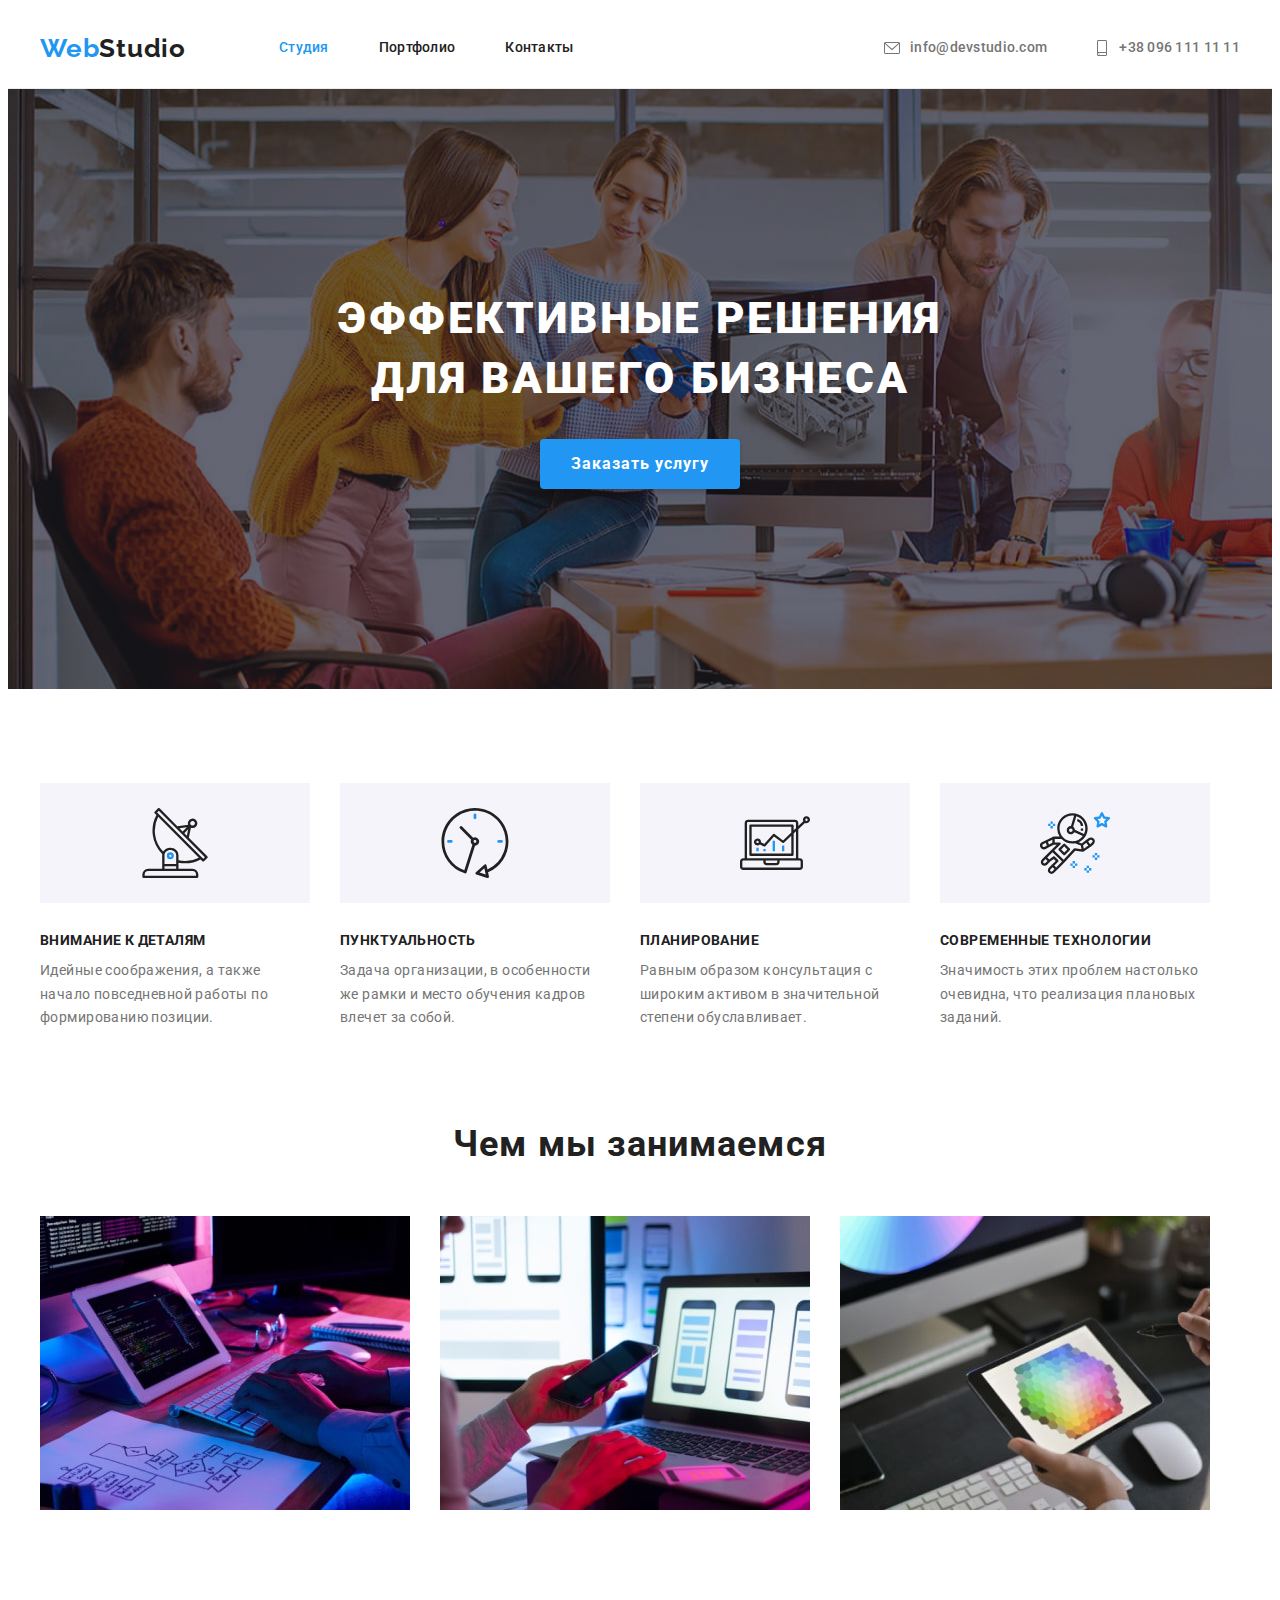
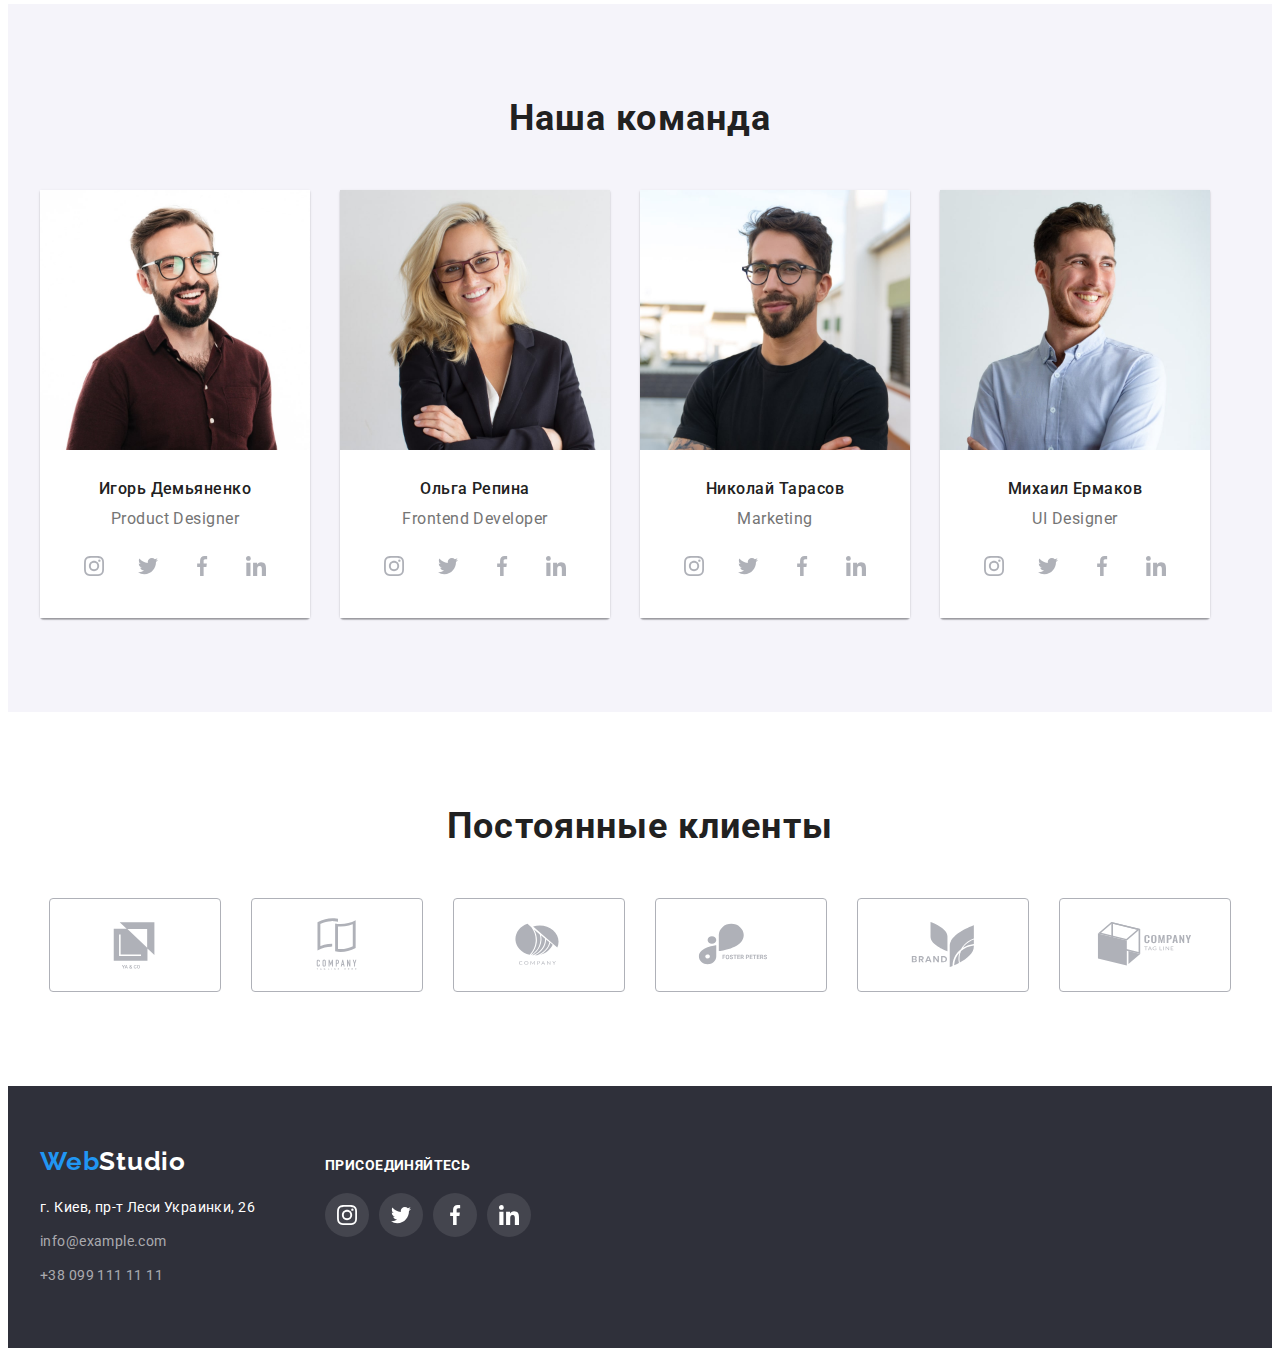
<file: index.html>
<!DOCTYPE html>
<html lang="ru">
  <head>
    <meta charset="UTF-8" />
    <meta http-equiv="X-UA-Compatible" content="IE=edge" />
    <meta name="viewport" content="width=device-width, initial-scale=1.0" />
    <link rel="preconnect" href="https://fonts.googleapis.com" />
    <link rel="preconnect" href="https://fonts.gstatic.com" crossorigin />
    <link
      href="https://fonts.googleapis.com/css2?family=Raleway:wght@700&family=Roboto:wght@400;500;700;900&display=swap"
      rel="stylesheet"
    />
    <link
      rel="stylesheet"
      href="https://cdnjs.cloudflare.com/ajax/libs/modern-normalize/1.1.0/modern-normalize.min.css"
      integrity="sha512-wpPYUAdjBVSE4KJnH1VR1HeZfpl1ub8YT/NKx4PuQ5NmX2tKuGu6U/JRp5y+Y8XG2tV+wKQpNHVUX03MfMFn9Q=="
      crossorigin="anonymous"
      referrerpolicy="no-referrer"
    />
    <link rel="stylesheet" href="./css/style.css" />
    <title class="head-title">WebStudio</title>
  </head>
  <body>
    <header class="header">
      <div class="container container-header">
        <a href="./index.html" class="header-logo"
          >Web<span class="header-logo-help">Studio</span>
        </a>
        <nav class="nav">
          <ul class="nav-list">
            <li class="nav-item">
              <a href="./index.html" class="nav-link"
                ><span class="studio">Студия</span></a
              >
            </li>
            <li class="nav-item">
              <a href="./portfolio.html" class="nav-link">Портфолио</a>
            </li>
            <li class="nav-item">
              <a href="#contact" class="nav-link">Контакты</a>
            </li>
          </ul>
        </nav>
        <ul class="header-contacts container-header">
          <li class="header-mail">
            <a href="mailto:info@devstudio.com" class="header-mailto">
              <svg class="mail-icon">
                <use
                  href="./img/icon.svg#icon-envelope"
                  width="16"
                  height="12"
                ></use></svg
              >info@devstudio.com</a
            >
          </li>
          <li class="header-tellephone">
            <a href="tel:+380961111111" class="header-tel">
              <svg class="tellephone-icon">
                <use
                  href="./img/icon.svg#icon-smartphone"
                  width="10"
                  height="16"
                ></use></svg
              >+38 096 111 11 11</a
            >
          </li>
        </ul>
      </div>
    </header>
    <main class="main">
      <section class="header-hero section">
        <div class="container container-hero">
          <h1 class="caption">Эффективные решения для вашего бизнеса</h1>
          <button type="button" class="btn">Заказать услугу</button>
        </div>
      </section>
      <section class="main-text section">
        <div class="container">
          <ul class="list">
            <li class="soft-skills">
              <div class="soft-icon">
                <svg width="70px" height="70px">
                  <use href="./img/icon.svg#icon-antenna"></use>
                </svg>
              </div>
              <h3 class="soft-caption">Внимание к деталям</h3>
              <p class="soft-text">
                Идейные соображения, а также начало повседневной работы по
                формированию позиции.
              </p>
            </li>
            <li class="soft-skills">
              <div class="soft-icon">
                <svg width="70px" height="70px">
                  <use href="./img/icon.svg#icon-clock"></use>
                </svg>
              </div>
              <h3 class="soft-caption">Пунктуальность</h3>
              <p class="soft-text">
                Задача организации, в особенности же рамки и место обучения
                кадров влечет за собой.
              </p>
            </li>
            <li class="soft-skills">
              <div class="soft-icon">
                <svg width="70px" height="70px">
                  <use href="./img/icon.svg#icon-diagram"></use>
                </svg>
              </div>
              <h3 class="soft-caption">Планирование</h3>
              <p class="soft-text">
                Равным образом консультация с широким активом в значительной
                степени обуславливает.
              </p>
            </li>
            <li class="soft-skills">
              <div class="soft-icon">
                <svg width="70px" height="70px">
                  <use href="./img/icon.svg#icon-astronaut"></use>
                </svg>
              </div>
              <h3 class="soft-caption">Современные технологии</h3>
              <p class="soft-text">
                Значимость этих проблем настолько очевидна, что реализация
                плановых заданий.
              </p>
            </li>
          </ul>
        </div>
      </section>
      <section class="occupation section">
        <div class="container">
          <h2 class="occupation-caption">Чем мы занимаемся</h2>
          <ul class="occupation-list">
            <li class="occupation-item">
              <img
                src="./img/what-we-do/what-we-do1.jpg"
                width="370"
                height="294"
                alt="Чем мы занимаемся"
              />
            </li>
            <li class="occupation-item">
              <img
                src="./img/what-we-do/what-we-do2.jpg"
                width="370"
                height="294"
                alt="Чем мы занимаемся"
              />
            </li>
            <li class="occupation-item">
              <img
                src="./img/what-we-do/what-we-do3.jpg"
                width="370"
                height="294"
                alt="Чем мы занимаемся"
              />
            </li>
          </ul>
        </div>
      </section>
      <section class="team section">
        <div class="container">
          <h2 class="team-caption">Наша команда</h2>
          <ul class="team-list">
            <li class="team-iteam">
              <img
                src="./img/team/ourteam1.jpg"
                width="270"
                height="260"
                alt="Наш работник"
              />
              <div class="team-name-text">
                <h3 class="team-name">Игорь Демьяненко</h3>
                <p class="team-text">Product Designer</p>
                <ul class="team-soc list">
                  <li class="team-soc-iteam">
                    <a href="" class="team-soc-link link">
                      <svg class="team-soc-icon">
                        <use
                          href="./img/icon.svg#icon-instagram"
                          width="20"
                          height="20"
                        ></use>
                      </svg>
                    </a>
                  </li>
                  <li class="team-soc-iteam">
                    <a href="" class="team-soc-link">
                      <svg class="team-soc-icon">
                        <use
                          href="./img/icon.svg#icon-twitter"
                          width="20"
                          height="20"
                        ></use>
                      </svg>
                    </a>
                  </li>
                  <li class="team-soc-iteam">
                    <a href="" class="team-soc-link">
                      <svg class="team-soc-icon">
                        <use
                          href="./img/icon.svg#icon-facebook"
                          width="20"
                          height="20"
                        ></use>
                      </svg>
                    </a>
                  </li>
                  <li class="team-soc-iteam">
                    <a href="" class="team-soc-link">
                      <svg class="team-soc-icon">
                        <use
                          href="./img/icon.svg#icon-linkedin"
                          width="20"
                          height="20"
                        ></use>
                      </svg>
                    </a>
                  </li>
                </ul>
              </div>
            </li>
            <li class="team-iteam">
              <img
                src="./img/team/ourteam2.jpg"
                width="270"
                height="260"
                alt="Наш работник"
              />
              <div class="team-name-text">
                <h3 class="team-name">Ольга Репина</h3>
                <p class="team-text">Frontend Developer</p>
                <ul class="team-soc">
                  <li class="team-soc-iteam">
                    <a href="" class="team-soc-link link">
                      <svg class="team-soc-icon">
                        <use
                          href="./img/icon.svg#icon-instagram"
                          width="20"
                          height="20"
                        ></use>
                      </svg>
                    </a>
                  </li>
                  <li class="team-soc-iteam">
                    <a href="" class="team-soc-link">
                      <svg class="team-soc-icon">
                        <use
                          href="./img/icon.svg#icon-twitter"
                          width="20"
                          height="20"
                        ></use>
                      </svg>
                    </a>
                  </li>
                  <li class="team-soc-iteam">
                    <a href="" class="team-soc-link">
                      <svg class="team-soc-icon">
                        <use
                          href="./img/icon.svg#icon-facebook"
                          width="20"
                          height="20"
                        ></use>
                      </svg>
                    </a>
                  </li>
                  <li class="team-soc-iteam">
                    <a href="" class="team-soc-link">
                      <svg class="team-soc-icon">
                        <use
                          href="./img/icon.svg#icon-linkedin"
                          width="20"
                          height="20"
                        ></use>
                      </svg>
                    </a>
                  </li>
                </ul>
              </div>
            </li>
            <li class="team-iteam">
              <img
                src="./img/team/ourteam3.jpg"
                width="270"
                height="260"
                alt="Наш работник"
              />
              <div class="team-name-text">
                <h3 class="team-name">Николай Тарасов</h3>
                <p class="team-text">Marketing</p>
                <ul class="team-soc">
                  <li class="team-soc-iteam">
                    <a href="" class="team-soc-link">
                      <svg class="team-soc-icon">
                        <use
                          href="./img/icon.svg#icon-instagram"
                          width="20"
                          height="20"
                        ></use>
                      </svg>
                    </a>
                  </li>
                  <li class="team-soc-iteam">
                    <a href="" class="team-soc-link">
                      <svg class="team-soc-icon">
                        <use
                          href="./img/icon.svg#icon-twitter"
                          width="20"
                          height="20"
                        ></use>
                      </svg>
                    </a>
                  </li>
                  <li class="team-soc-iteam">
                    <a href="" class="team-soc-link">
                      <svg class="team-soc-icon">
                        <use
                          href="./img/icon.svg#icon-facebook"
                          width="20"
                          height="20"
                        ></use>
                      </svg>
                    </a>
                  </li>
                  <li class="team-soc-iteam">
                    <a href="" class="team-soc-link">
                      <svg class="team-soc-icon">
                        <use
                          href="./img/icon.svg#icon-linkedin"
                          width="20"
                          height="20"
                        ></use>
                      </svg>
                    </a>
                  </li>
                </ul>
              </div>
            </li>
            <li class="team-iteam">
              <img
                src="./img/team/ourteam4.jpg"
                width="270"
                height="260"
                alt="Наш работнк"
              />
              <div class="team-name-text">
                <h3 class="team-name">Михаил Ермаков</h3>
                <p class="team-text">UI Designer</p>
                <ul class="team-soc">
                  <li class="team-soc-iteam">
                    <a href="" class="team-soc-link">
                      <svg class="team-soc-icon">
                        <use
                          href="./img/icon.svg#icon-instagram"
                          width="20"
                          height="20"
                        ></use>
                      </svg>
                    </a>
                  </li>
                  <li class="team-soc-iteam">
                    <a href="" class="team-soc-link">
                      <svg class="team-soc-icon">
                        <use
                          href="./img/icon.svg#icon-twitter"
                          width="20"
                          height="20"
                        ></use>
                      </svg>
                    </a>
                  </li>
                  <li class="team-soc-iteam">
                    <a href="" class="team-soc-link">
                      <svg class="team-soc-icon">
                        <use
                          href="./img/icon.svg#icon-facebook"
                          width="20"
                          height="20"
                        ></use>
                      </svg>
                    </a>
                  </li>
                  <li class="team-soc-iteam">
                    <a href="" class="team-soc-link">
                      <svg class="team-soc-icon">
                        <use
                          href="./img/icon.svg#icon-linkedin"
                          width="20"
                          height="20"
                        ></use>
                      </svg>
                    </a>
                  </li>
                </ul>
              </div>
            </li>
          </ul>
        </div>
      </section>
      <section class="clients section">
        <div class="container">
          <h2 class="clients-caption">Постоянные клиенты</h2>
          <ul class="clients-list">
            <li class="clients-iteam">
              <a href="" class="clients-link">
                <svg class="clients-icon">
                  <use
                    href="./img/icon.svg#icon-client1"
                    width="106px"
                    height="60px"
                  ></use></svg
              ></a>
            </li>
            <li class="clients-iteam">
              <a href="" class="clients-link">
                <svg class="clients-icon" width="106px" height="60px">
                  <use href="./img/icon.svg#icon-client2"></use></svg
              ></a>
            </li>
            <li class="clients-iteam">
              <a href="" class="clients-link">
                <svg class="clients-icon" width="106px" height="60px">
                  <use href="./img/icon.svg#icon-client3"></use></svg
              ></a>
            </li>
            <li class="clients-iteam">
              <a href="" class="clients-link">
                <svg class="clients-icon" width="106px" height="60px">
                  <use href="./img/icon.svg#icon-client4"></use></svg
              ></a>
            </li>
            <li class="clients-iteam">
              <a href="" class="clients-link">
                <svg class="clients-icon" width="106px" height="60px">
                  <use href="./img/icon.svg#icon-client5"></use></svg
              ></a>
            </li>
            <li class="clients-iteam">
              <a href="" class="clients-link">
                <svg class="clients-icon">
                  <use href="./img/icon.svg#icon-client6"></use></svg
              ></a>
            </li>
          </ul>
        </div>
      </section>
    </main>
    <footer id="contact" class="footer">
      <div class="container footer-container">
        <div class="footer-flex">
          <a href="./index.html" class="footer-title"
            >Web<span class="footer-title-help">Studio</span></a
          >
          <address class="footer-address">
            <ul class="footer-list">
              <li class="footer-iteam">
                <a
                  href="https://bit.ly/3pXMvUd"
                  target="_blank"
                  rel="noopener noreferrer"
                  class="map-link"
                  >г. Киев, пр-т Леси Украинки, 26</a
                >
              </li>
              <li class="footer-iteam">
                <a href="mailto:info@example.com" class="footer-mail"
                  >info@example.com</a
                >
              </li>
              <li class="footer-iteam">
                <a href="tel:+380991111111" class="footer-tel"
                  >+38 099 111 11 11</a
                >
              </li>
            </ul>
          </address>
        </div>
        <div class="footer-second-title">
          <h2 class="footer-text">присоединяйтесь</h2>
          <ul class="footer-icon-list">
            <li class="footer-second-iteam">
              <a href="" class="footer-link-icon">
                <svg class="footer-icon" width="20px" height="20px">
                  <use href="./img/icon.svg#icon-instagram"></use></svg
              ></a>
            </li>
            <li class="footer-second-iteam">
              <a href="" class="footer-link-icon"
                ><svg class="footer-icon" width="20px" height="20px">
                  <use href="./img/icon.svg#icon-twitter"></use></svg
              ></a>
            </li>
            <li class="footer-second-iteam">
              <a href="" class="footer-link-icon"
                ><svg class="footer-icon" width="20px" height="20px">
                  <use href="./img/icon.svg#icon-facebook"></use></svg
              ></a>
            </li>
            <li class="footer-second-iteam">
              <a href="" class="footer-link-icon"
                ><svg class="footer-icon" width="20px" height="20px">
                  <use href="./img/icon.svg#icon-linkedin"></use></svg
              ></a>
            </li>
          </ul>
        </div>
      </div>
    </footer>
  </body>
</html>
</file>
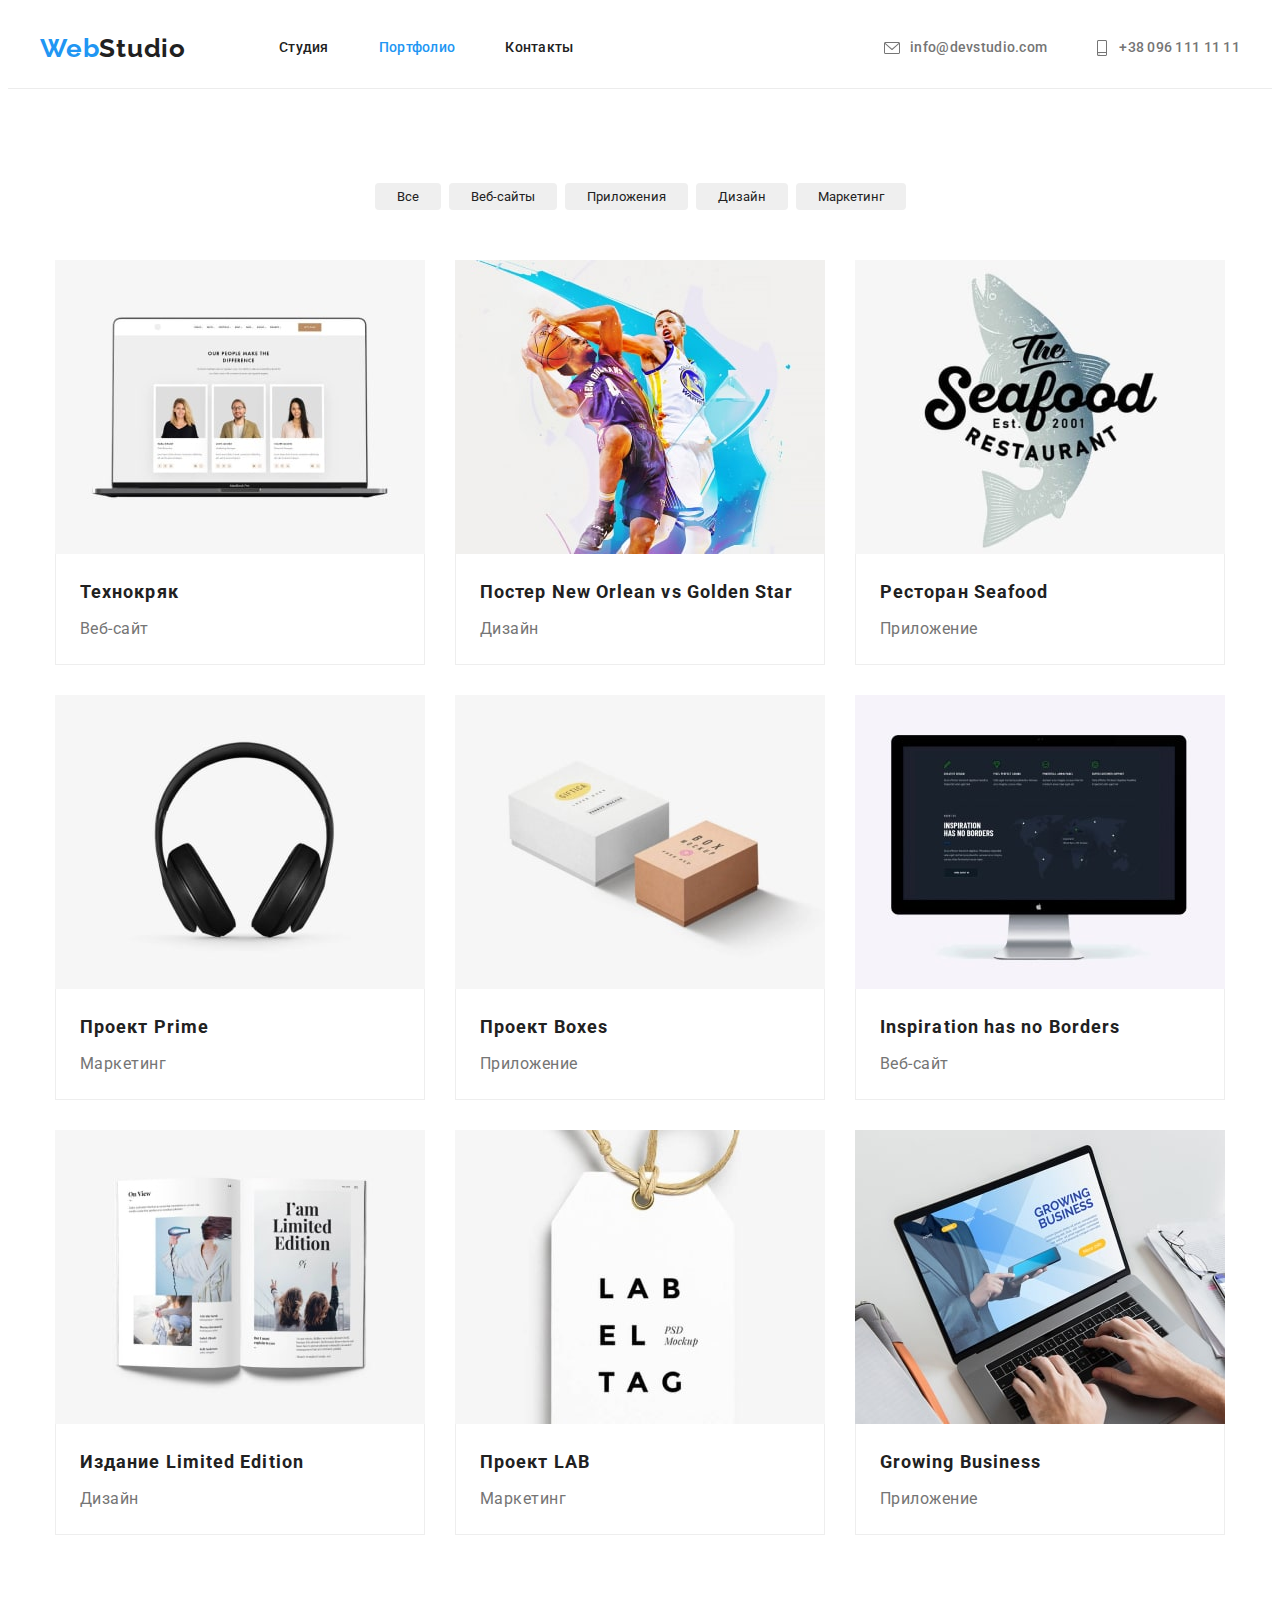
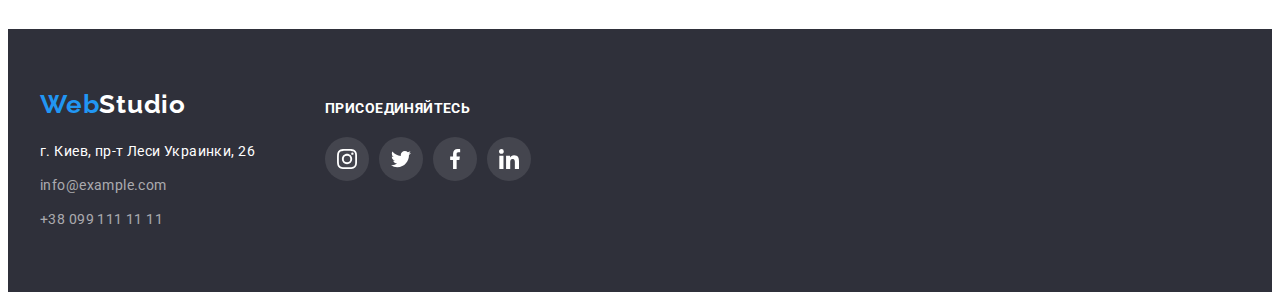
<file: portfolio.html>
<!DOCTYPE html>
<html lang="ru">
  <head>
    <meta charset="UTF-8" />
    <meta http-equiv="X-UA-Compatible" content="IE=edge" />
    <meta name="viewport" content="width=device-width, initial-scale=1.0" />
    <link rel="preconnect" href="https://fonts.googleapis.com" />
    <link rel="preconnect" href="https://fonts.gstatic.com" crossorigin />
    <link
      href="https://fonts.googleapis.com/css2?family=Raleway:wght@700&family=Roboto:wght@400;500;700;900&display=swap"
      rel="stylesheet"
    />
    <link
      rel="stylesheet"
      href="https://cdnjs.cloudflare.com/ajax/libs/modern-normalize/1.1.0/modern-normalize.min.css"
      integrity="sha512-wpPYUAdjBVSE4KJnH1VR1HeZfpl1ub8YT/NKx4PuQ5NmX2tKuGu6U/JRp5y+Y8XG2tV+wKQpNHVUX03MfMFn9Q=="
      crossorigin="anonymous"
      referrerpolicy="no-referrer"
    />
    <link rel="stylesheet" href="./css/style.css" />
    <title class="head-title">WebStudio</title>
  </head>
  <body>
    <header class="header">
      <div class="container container-header">
        <a href="./index.html" class="header-logo"
          >Web<span class="header-logo-help">Studio
        </a>
        <nav class="nav">
          <ul class="nav-list">
            <li class="nav-item">
              <a href="./index.html" class="nav-link"
                >Студия</span></a
              >
            </li>
            <li class="nav-item">
              <a href="./portfolio.html" class="nav-link"><span class="studio">Портфолио</span></a>
            </li>
            <li class="nav-item">
              <a href="#contact" class="nav-link">Контакты</a>
            </li>
          </ul>
        </nav>
        <ul class="header-contacts container-header">
          <li class="header-mail">
            <a href="mailto:info@devstudio.com" class="header-mailto">
              <svg class="mail-icon">
                <use
                  href="./img/icon.svg#icon-envelope"
                  width="16"
                  height="12"
                ></use></svg
              >info@devstudio.com</a
            >
          </li>
          <li class="header-tellephone">
            <a href="tel:+380961111111" class="header-tel">
              <svg class="tellephone-icon">
                <use
                  href="./img/icon.svg#icon-smartphone"
                  width="10"
                  height="16"
                ></use></svg
              >+38 096 111 11 11</a
            >
          </li>
        </ul>
      </div>
    </header>
    <main class="portfolio-main">
      <section class="portfolio-nav section">
        <div class="container">
          <ul class="portfolio-nav-list">
            <li class="portfolio-nav-item">
              <button type="button" class="portfolio-btn">Все</button>
            </li>
            <li class="portfolio-nav-item">
              <button type="button" class="portfolio-btn">Веб-сайты</button>
            </li>
            <li class="portfolio-nav-item">
              <button type="button" class="portfolio-btn">Приложения</button>
            </li>
            <li class="portfolio-nav-item">
              <button type="button" class="portfolio-btn">Дизайн</button>
            </li>
            <li class="portfolio-nav-item">
              <button type="button" class="portfolio-btn">Маркетинг</button>
            </li>
          </ul>
          <ul class="portfolio-list-img ">
            <li class="portfolio-item">
              <a href="./portfolio.html" class="portfolio-link-item">
                <img
                  src="./img/studio/studio1.jpg"
                  width="370"
                  height="294"
                  alt="Наши проекты"
                />
                <div class="portfolio-head-text">
                <h3 class="portfolio-head">Технокряк</h3>
                <p class="portfolio-text">Веб-сайт</p>
              </div>
            </a>
            </li>
            <li class="portfolio-item">
              <a href="./portfolio.html" class="portfolio-link-item">
                <img
                  src="./img/studio/studio2.jpg"
                  width="370"
                  height="294"
                  alt="Наши проекты"
                />
                <div class="portfolio-head-text">
                <h3 class="portfolio-head">Постер New Orlean vs Golden Star</h3>
                <p class="portfolio-text">Дизайн</p>
              </div></a>
            </li>
            <li class="portfolio-item">
              <a href="./portfolio.html" class="portfolio-link-item">
                <img
                  src="./img/studio/studio3.jpg"
                  width="370"
                  height="294"
                  alt="Наши проекты"
                />
                <div class="portfolio-head-text">
                <h3 class="portfolio-head">Ресторан Seafood</h3>
                <p class="portfolio-text">Приложение</p>
              </div>
            </a>
            </li>
            <li class="portfolio-item">
              <a href="./portfolio.html" class="portfolio-link-item">
                <img
                  src="./img/studio/studio4.jpg"
                  width="370"
                  height="294"
                  alt="Наши проекты"
                />
                <div class="portfolio-head-text">
                <h3 class="portfolio-head">Проект Prime</h3>
                <p class="portfolio-text">Маркетинг</p>
              </div>
            </a>
            </li>
            <li class="portfolio-item">
              <a href="./portfolio.html" class="portfolio-link-item">
                <img
                  src="./img/studio/studio5.jpg"
                  width="370"
                  height="294"
                  alt="Наши проекты"
                />
                <div class="portfolio-head-text">
                <h3 class="portfolio-head">Проект Boxes</h3>
                <p class="portfolio-text">Приложение</p>
              </div>
            </a>
            </li>
            <li class="portfolio-item">
              <a href="./portfolio.html" class="portfolio-link-item">
                <img
                  src="./img/studio/studio6.jpg"
                  width="370"
                  height="294"
                  alt="Наши проекты"
                />
                <div class="portfolio-head-text">
                <h3 class="portfolio-head">Inspiration has no Borders</h3>
                <p class="portfolio-text">Веб-сайт</p>
              </div>
            </a>
            </li>
            <li class="portfolio-item">
              <a href="./portfolio.html" class="portfolio-link-item">
                <img
                  src="./img/studio/studio7.jpg"
                  width="370"
                  height="294"
                  alt="Наши проекты"
                />
                <div class="portfolio-head-text">
                <h3 class="portfolio-head">Издание Limited Edition</h3>
                <p class="portfolio-text">Дизайн</p>
              </div>
            </a>
            </li>
            <li class="portfolio-item">
              <a href="./portfolio.html" class="portfolio-link-item">
                <img
                  src="./img/studio/studio8.jpg"
                  width="370"
                  height="294"
                  alt="Наши проекты"
                />
                <div class="portfolio-head-text">
                <h3 class="portfolio-head">Проект LAB</h3>
                <p class="portfolio-text">Маркетинг</p>
              </div>
            </a>
            </li>
            <li class="portfolio-item">
              <a href="./portfolio.html" class="portfolio-link-item">
                <img
                  src="./img/studio/studio9.jpg"
                  width="370"
                  height="294"
                  alt="Наши проекты"
                />
                <div class="portfolio-head-text">
                <h3 class="portfolio-head">Growing Business</h3>
                <p class="portfolio-text">Приложение</p>
              </div>
            </a>
            </li>
          </ul>
        </div>
      </section>
    </main>
    <footer id="contact" class="footer">
      <div class="container footer-container">
        <div class="footer-flex">
          <a href="./index.html" class="footer-title"
            >Web<span class="footer-title-help">Studio</span></a
          >
          <address class="footer-address">
            <ul class="footer-list">
              <li class="footer-iteam">
                <a
                  href="https://bit.ly/3pXMvUd"
                  target="_blank"
                  rel="noopener noreferrer"
                  class="map-link"
                  >г. Киев, пр-т Леси Украинки, 26</a
                >
              </li>
              <li class="footer-iteam">
                <a href="mailto:info@example.com" class="footer-mail"
                  >info@example.com</a
                >
              </li>
              <li class="footer-iteam">
                <a href="tel:+380991111111" class="footer-tel"
                  >+38 099 111 11 11</a
                >
              </li>
            </ul>
          </address>
        </div>
        <section class="footer-second-title">
          <h2 class="footer-text">присоединяйтесь</h2>
          <ul class="footer-icon-list">
            <li class="footer-second-iteam">
              <a href="" class="footer-link-icon">
                <svg class="footer-icon" width="20px" height="20px">
                  <use href="./img/icon.svg#icon-instagram"></use></svg
              ></a>
            </li>
            <li class="footer-second-iteam">
              <a href="" class="footer-link-icon"
                ><svg class="footer-icon" width="20px" height="20px">
                  <use href="./img/icon.svg#icon-twitter"></use></svg
              ></a>
            </li>
            <li class="footer-second-iteam">
              <a href="" class="footer-link-icon"
                ><svg class="footer-icon" width="20px" height="20px">
                  <use href="./img/icon.svg#icon-facebook"></use></svg
              ></a>
            </li>
            <li class="footer-second-iteam">
              <a href="" class="footer-link-icon"
                ><svg class="footer-icon" width="20px" height="20px">
                  <use href="./img/icon.svg#icon-linkedin"></use></svg
              ></a>
            </li>
          </ul>
        </section>
      </div>
    </footer>
  </body>
</html>
</file>
<file: css/style.css>
/* Шапка */
.head-title {
}
.studio,
.portfolio {
  color: var(--first-text-color);
}
:root {
  --first-text-color: #2196f3;
  --second-text-color: #757575;
  --thirst-text-color: #ffffff;
  --first-background-color: #212121;
  --second-background-color: #f5f4fa;
  --background-hero-footer-color: #2f303a;
}
.header {
  border-bottom: 1px solid #ececec;
  display: flex;
}
.container-header {
  display: flex;
  align-items: center;
}
.container-hero {
  text-align: center;
}
.header-logo {
  font-family: "Raleway", sans-serif;
  font-style: normal;
  font-weight: 700;
  font-size: 26px;
  line-height: 1.19;
  letter-spacing: 0.03em;
  color: var(--first-text-color);
  text-decoration: none;
  letter-spacing: 0.03em;
  margin-right: 93px;
}
.header-logo-help {
  color: var(--first-background-color);
}
/* Container */
.container {
  width: 1200px;
  margin-right: auto;
  margin-left: auto;
  padding-left: 15px;
  padding-right: 15px;
}
.section {
  padding-top: 94px;
  padding-bottom: 94px;
}
body {
  font-family: "Roboto", sans-serif;
}
/* Навігація */
.nav {
}
.nav-list {
  display: flex;
}
.nav-item {
  list-style-type: none;
  margin-right: 50px;
}
.nav-item:last-child {
  margin-right: 0;
}
.nav-link {
  display: block;
  font-weight: 500;
  font-size: 14px;
  line-height: 1.14;
  color: var(--first-background-color);
  text-decoration: none;
  letter-spacing: 0.02em;
  padding-top: 32px;
  padding-bottom: 32px;
}
.nav-link:hover,
.nav-link:focus {
  color: var(--first-text-color);
}
.header-mailto:hover,
.header-mailto:focus {
  color: var(--first-text-color);
}
.header-tel:hover,
.header-tel:focus {
  color: var(--first-text-color);
}

.header-contacts {
  display: flex;
  margin-left: auto;
  align-items: center;
}
.header-mailto {
  display: flex;
  align-items: center;
  font-style: normal;
  font-weight: 500;
  font-size: 14px;
  line-height: 1.14;
  color: var(--second-text-color);
  text-decoration: none;
  letter-spacing: 0.02em;
}
.header-tel {
  display: flex;
  align-items: center;
  font-style: normal;
  font-weight: 500;
  font-size: 14px;
  line-height: 1.14;
  color: var(--second-text-color);
  text-decoration: none;
  letter-spacing: 0.02em;
}
.header-mail {
  list-style-type: none;
  display: flex;
  margin-left: auto;
}
.mail-icon {
  margin-right: 10px;
  fill: currentColor;
  padding: 0;
  list-style-type: none;
  width: 16px;
  height: 12px;
}
.tellephone-icon {
  margin-right: 10px;
  fill: currentColor;
  padding: 0;
  list-style-type: none;
  width: 12px;
  height: 16px;
}

.header-tellephone {
  list-style-type: none;
  margin-left: 50px;
  display: flex;
}

/* Hero */
.main {
}
.header-hero {
  padding-top: 200px;
  padding-bottom: 200px;
  background: var(--background-hero-footer-color);
  background-image: linear-gradient(
      rgba(47, 48, 58, 0.4),
      rgba(47, 48, 58, 0.4)
    ),
    url(../img/hero-bg.jpg);
  max-width: 1600px;
  margin: auto;
}
.caption {
  text-transform: uppercase;
  font-weight: 900;
  font-size: 44px;
  line-height: 1.36;
  color: var(--thirst-text-color);
  letter-spacing: 0.06em;
  width: 696px;
  margin: auto;
  text-align: center;
  margin-bottom: 30px;
}
/* Кнопка */
.btn {
  font-family: inherit;
  font-weight: 700;
  font-size: 16px;
  line-height: 1.87;
  color: var(--thirst-text-color);
  border: 0;
  background: var(--first-text-color);
  box-shadow: 0px 4px 4px rgba(0, 0, 0, 0.15);
  border-radius: 4px;
  cursor: pointer;
  letter-spacing: 0.06em;
  width: 200px;
  height: 50px;
}
.btn:hover,
.btn:focus {
  background: #188ce8;
}

.main-text {
  padding-bottom: 0;
}
.list {
  list-style-type: none;
  display: flex;
}
.soft-skills {
  margin-right: 30px;
  width: 270px;
}
.soft-skills:last-child {
  margin-right: 0;
}
.soft-icon {
  background-color: var(--second-background-color);
  width: 270px;
  height: 120px;
  display: flex;
  justify-content: center;
  align-items: center;
  margin-bottom: 30px;
}
.soft-caption {
  text-transform: uppercase;
  font-weight: 700;
  font-size: 14px;
  line-height: 1.14;
  color: var(--first-background-color);
  letter-spacing: 0.03em;
  margin-bottom: 10px;
}
.soft-text {
  color: var(--second-text-color);
  font-size: 14px;
  line-height: 24px;
  font-weight: 400;
  font-size: 14px;
  line-height: 1.71;
  letter-spacing: 0.03em;
}
.occupation {
}
.occupation-caption {
  font-weight: 700;
  font-size: 36px;
  line-height: 1.16;
  color: var(--first-background-color);
  letter-spacing: 0.03em;
  text-align: center;
  margin-bottom: 50px;
}
.occupation-list {
  list-style-type: none;
  display: flex;
  column-gap: 30px;
}
.occupation-item {
}
/* Наша Команда */
.team {
  background-color: var(--second-background-color);
}
.team-caption {
  font-weight: 700;
  font-size: 36px;
  line-height: 1.16;
  color: var(--first-background-color);
  letter-spacing: 0.03em;
  text-align: center;
  margin-bottom: 50px;
}
.team-name {
  font-weight: 500;
  font-size: 16px;
  line-height: 1.18;
  color: var(--first-background-color);
  letter-spacing: 0.03em;
  margin-bottom: 10px;
}
.team-name-text {
  padding-top: 30px;
  padding-bottom: 30px;
  background-color: var(--thirst-text-color);
}
.team-list {
  list-style-type: none;
  display: flex;
  column-gap: 30px;
}
.team-iteam {
  box-shadow: 0px 1px 3px rgba(0, 0, 0, 0.12), 0px 1px 1px rgba(0, 0, 0, 0.14),
    0px 2px 1px rgba(0, 0, 0, 0.2);
  border-radius: 0px 0px 4px 4px;
  text-align: center;
}
.team-text {
  font-size: 16px;
  line-height: 1.19;
  color: var(--second-text-color);
  letter-spacing: 0.03em;
  margin-bottom: 16px;
}
/* ICONS */
.team-soc {
  display: flex;
  justify-content: center;
  gap: 10px;
}
.team-soc-iteam {
  width: 44px;
  height: 44px;
  border-radius: 50%;
  display: flex;
}
.team-soc-icon {
  width: 20px;
  height: 20px;
  fill: currentColor;
}
.team-soc-link {
  width: 44px;
  height: 44px;
  border-radius: 50%;
  display: flex;
  justify-content: center;
  align-items: center;
  background-color: #ffffff;
  color: #afb1b8;
}
.team-soc-link:hover,
.team-soc-link:focus {
  background-color: #2196f3;
  color: #ffffff;
}
.link {
  text-decoration: none;
}
.list {
  list-style: none;
}

/* Clients */
.clients {
}

.clients-caption {
  font-weight: 700;
  font-size: 36px;
  line-height: 1.16;
  text-align: center;
  letter-spacing: 0.03em;
  color: #212121;
  margin-bottom: 50px;
}
.clients-list {
  list-style-type: none;
  display: flex;
  column-gap: 30px;
  justify-content: center;
}
.clients-icon {
  width: 106px;
  height: 60px;
  fill: currentColor;
}

.clients-iteam {
  border: 1px solid #afb1b8;
  border-radius: 4px;
}
.clients-iteam:hover,
.clients-iteam:focus {
  border: 1px solid #2196f3;
}
.clients-link {
  display: flex;
  justify-content: center;
  align-items: center;
  color: #afb1b8;
  width: 170px;
  height: 92px;
}
.clients-link:hover,
.clients-link:focus {
  color: #2196f3;
}
.clients-icon:hover {
  color: #2196f3;
}
/* Footer */
.footer {
  background-color: var(--background-hero-footer-color);
  padding-top: 60px;
  padding-bottom: 60px;
}
.footer-title {
  font-family: "Raleway", sans-serif;
  font-style: normal;
  font-weight: 700;
  font-size: 26px;
  line-height: 1.19;
  color: var(--first-text-color);
  text-decoration: none;
  letter-spacing: 0.03em;
}
.footer-address {
  margin-top: 20px;
}
.footer-list {
  list-style-type: none;
}
.footer-iteam {
  margin-bottom: 10px;
}
.footer-iteam:last-child {
  margin-bottom: 0;
}
.map-link {
  font-style: normal;
  font-size: 14px;
  line-height: 1.71;
  color: var(--thirst-text-color);
  text-decoration: none;
  letter-spacing: 0.03em;
}
.footer-mail {
  font-style: normal;
  font-size: 14px;
  line-height: 1.71;
  color: rgba(255, 255, 255, 0.6);
  text-decoration: none;
  letter-spacing: 0.03em;
}
.footer-tel {
  font-style: normal;
  font-size: 14px;
  line-height: 1.71;
  color: rgba(255, 255, 255, 0.6);
  text-decoration: none;
  letter-spacing: 0.03em;
}
.footer-container {
  display: flex;
  align-items: baseline;
}
.footer-flex {
  margin-right: 70px;
}
/* footer second title */
.footer-second-title {
  padding-top: 0;
  padding-bottom: 0;
  width: 206px;
  height: 80px;
}

.footer-icon-list {
  display: flex;
  list-style-type: none;
  justify-content: center;
}
.footer-text {
  margin-top: 12px;
  font-weight: 700;
  font-size: 14px;
  line-height: 1.14;
  letter-spacing: 0.03em;
  text-transform: uppercase;
  color: #ffffff;
  margin-bottom: 20px;
}
.footer-second-iteam {
  margin-right: 10px;
  display: flex;
}
.footer-second-iteam:last-child {
  margin-right: 0;
}
.footer-link-icon {
  width: 44px;
  height: 44px;
  border-radius: 50%;
  display: flex;
  justify-content: center;
  align-items: center;
  color: #ffffff;
  background-color: rgba(255, 255, 255, 0.1);
}
.footer-link-icon:hover,
.footer-link-icon:focus {
  background-color: #2196f3;
}
.footer-icon {
  fill: currentColor;
}

/* Portfolio */
.portfolio-btn {
  font-family: inherit;
  color: var(--first-background-color);
  border-radius: 4px;
  border: 0;
  cursor: pointer;
  padding: 6px 22px;
}
.portfolio-btn:hover,
.portfolio-btn:focus {
  background-color: var(--first-text-color);
  color: var(--second-background-color);
  box-shadow: 0px 3px 1px rgba(0, 0, 0, 0.1), 0px 1px 2px rgba(0, 0, 0, 0.08),
    0px 2px 2px rgba(0, 0, 0, 0.12);
}
.portfolio-main {
}
.portfolio-nav {
}

.portfolio-nav-list {
  list-style-type: none;
  display: flex;
  column-gap: 8px;
  margin: auto;
  justify-content: center;
  margin-bottom: 50px;
}
.portfolio-nav-item {
  font-weight: 500;
  font-size: 16px;
  line-height: 1.62;
  color: var(--first-background-color);
  letter-spacing: 0.03em;
}
.portfolio-nav-item:hover {
  background-color: var(--thirst-text-color);
}
/* IMG Portfolio */
.portfolio-list-img {
  list-style-type: none;
  display: flex;
  flex-wrap: wrap;
  justify-content: center;
  gap: 30px;
}
.portfolio-item {
  width: 370px;
}
.portfolio-link-item {
  display: block;
}
.portfolio-link-item:hover,
.portfolio-link-item:focus {
  box-shadow: 0px 1px 1px rgba(0, 0, 0, 0.12), 0px 4px 4px rgba(0, 0, 0, 0.06),
    1px 4px 6px rgba(0, 0, 0, 0.16);
}
.portfolio-head {
  font-weight: 700;
  font-size: 18px;
  line-height: 2;
  color: var(--first-background-color);
  letter-spacing: 0.06em;
}
.portfolio-text {
  font-size: 16px;
  line-height: 1.88;
  color: var(--second-text-color);
  letter-spacing: 0.03em;
  margin-top: 4px;
}
.portfolio-head-text {
  border: 1px solid #eeeeee;
  border-top: 0;
  padding: 20px 24px;
}
.map-link:hover,
.map-link:focus {
  color: var(--first-text-color);
}
.footer-mail:hover,
.footer-mail:focus,
.footer-tel:hover,
.footer-tel:focus {
  color: var(--first-text-color);
}
.footer-title-help {
  color: var(--thirst-text-color);
}
.portfolio-link-item {
  text-decoration: none;
}

/* Скидання */
p,
h1,
h2,
h3,
h4,
h5,
h6 {
  margin: 0;
}

ul {
  margin: 0;
  padding-left: 0;
}

img {
  display: block;
  max-width: 100%;
  height: auto;
}
</file>
